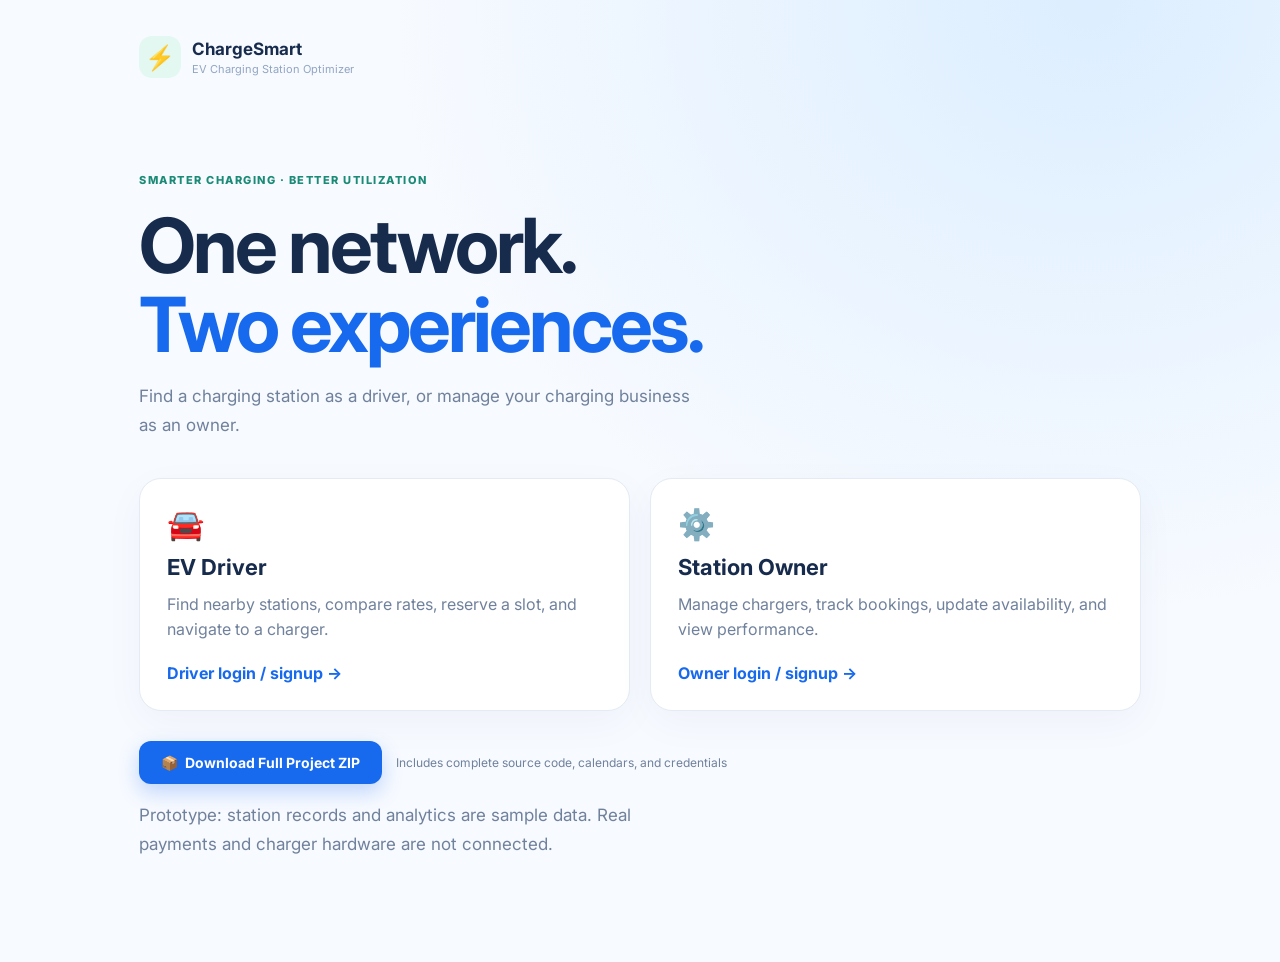
<file: index.html>
<!doctype html>
<html lang="en">
  <head>
    <meta charset="utf-8" />
    <meta name="viewport" content="width=device-width, initial-scale=1" />
    <title>ChargeSmart — EV Charging Optimizer</title>
    <link rel="stylesheet" href="style.css" />
  </head>
  <body class="landing">
    <div class="landing-wrap">
      <div class="brand">
        <span class="brand-mark">⚡</span>
        <div>
          <b>ChargeSmart</b><small>EV Charging Station Optimizer</small>
        </div>
      </div>
      <section class="hero">
        <span class="eyebrow">SMARTER CHARGING · BETTER UTILIZATION</span>
        <h1>One network.<br /><em>Two experiences.</em></h1>
        <p>
          Find a charging station as a driver, or manage your charging business
          as an owner.
        </p>
        <div class="role-cards">
          <a class="role-card" href="login.html?role=driver"
            ><span class="role-icon">🚘</span><b>EV Driver</b
            ><span
              >Find nearby stations, compare rates, reserve a slot, and navigate
              to a charger.</span
            ><strong>Driver login / signup →</strong></a
          >
          <a class="role-card" href="login.html?role=owner"
            ><span class="role-icon">⚙️</span><b>Station Owner</b
            ><span
              >Manage chargers, track bookings, update availability, and view
              performance.</span
            ><strong>Owner login / signup →</strong></a
          >
        </div>

        <div style="margin-top:30px;display:flex;align-items:center;gap:14px;flex-wrap:wrap">
          <a class="btn primary" href="ChargeSmart_Final.zip" download="ChargeSmart_Final.zip" style="text-decoration:none;padding:13px 22px;border-radius:12px;font-size:14px;box-shadow:0 8px 20px rgba(23,105,238,0.25)">
            <span>📦</span> <b>Download Full Project ZIP</b>
          </a>
          <span style="font-size:12px;color:var(--muted)">Includes complete source code, calendars, and credentials</span>
        </div>

        <p class="fineprint">
          Prototype: station records and analytics are sample data. Real
          payments and charger hardware are not connected.
        </p>
      </section>
    </div>
    <script src="supabaseClient.js"></script>
  </body>
</html>
</file>
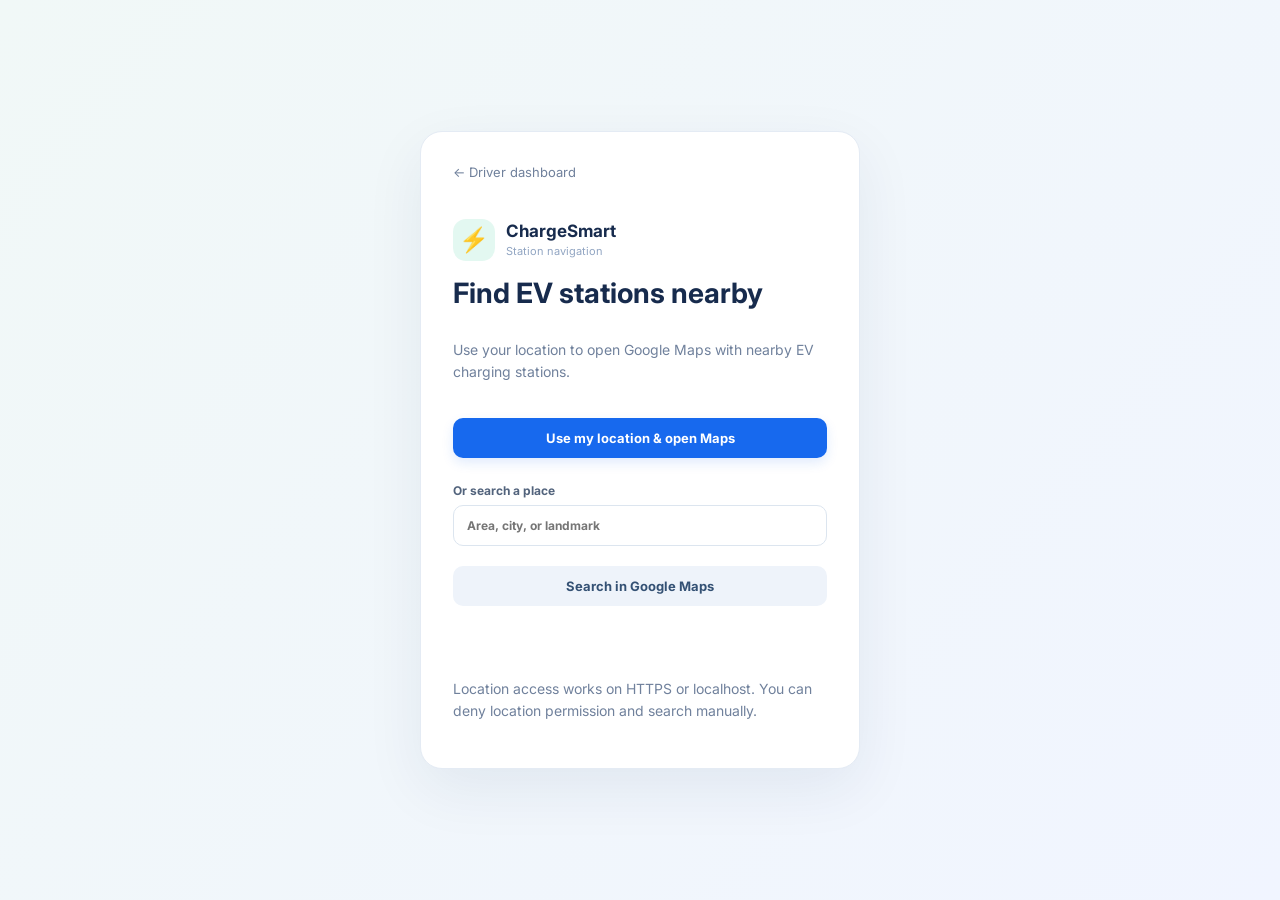
<file: ev-navigation.html>
<!doctype html><html lang="en"><head><meta charset="utf-8"><meta name="viewport" content="width=device-width,initial-scale=1"><title>Navigate to EV Station — ChargeSmart</title><link rel="stylesheet" href="style.css"></head><body class="auth-page"><main class="auth-card nav-card"><a class="back" href="driver.html">← Driver dashboard</a><div class="brand"><span class="brand-mark">⚡</span><div><b>ChargeSmart</b><small>Station navigation</small></div></div><h1>Find EV stations nearby</h1><p>Use your location to open Google Maps with nearby EV charging stations.</p><button class="btn primary" id="findNearby">Use my location & open Maps</button><label>Or search a place<input id="place" placeholder="Area, city, or landmark"></label><button class="btn secondary" id="searchPlace">Search in Google Maps</button><p id="navMessage" role="status"></p><p class="fineprint">Location access works on HTTPS or localhost. You can deny location permission and search manually.</p></main><script src="navigation.js"></script></body></html>
</file>
<file: style.css>
@import url('https://fonts.googleapis.com/css2?family=Inter:wght@400;500;600;700;800&display=swap');
:root{--navy:#112d57;--blue:#1769ee;--mint:#dff8f1;--green:#087f61;--bg:#f3f7fc;--ink:#172b4d;--muted:#70819c;--line:#e4ebf4;--white:#fff}
*{box-sizing:border-box}body{margin:0;font-family:Inter,Arial,sans-serif;color:var(--ink);background:var(--bg)}a{color:inherit;text-decoration:none}
.brand{display:flex;align-items:center;gap:11px}.brand-mark{display:grid;place-items:center;width:42px;height:42px;border-radius:13px;background:#e3f8f1;font-size:24px}.brand b{display:block;font-size:17px}.brand small{display:block;color:#91a5c2;font-size:11px;margin-top:3px}
.landing{min-height:100vh;background:radial-gradient(ellipse at 85% 0%,#dceeff,transparent 45%),#f7faff}.landing-wrap{max-width:1050px;margin:auto;padding:36px 24px}.hero{padding:90px 0 50px}.eyebrow{font-size:11px;letter-spacing:1.5px;color:#1b8a76;font-weight:800}.hero h1{font-size:clamp(42px,7vw,76px);line-height:1.04;letter-spacing:-3px;margin:18px 0}.hero h1 em{font-style:normal;color:var(--blue)}.hero>p{font-size:17px;color:var(--muted);max-width:560px;line-height:1.7}.role-cards{display:grid;grid-template-columns:repeat(2,minmax(0,1fr));gap:20px;margin-top:38px}.role-card{background:#fff;border:1px solid var(--line);border-radius:22px;padding:27px;display:flex;flex-direction:column;gap:12px;box-shadow:0 12px 40px #102e5b0a;transition:.2s}.role-card:hover{transform:translateY(-4px);border-color:#b7d1ff}.role-icon{font-size:30px}.role-card b{font-size:22px}.role-card span:not(.role-icon){color:var(--muted);line-height:1.6}.role-card strong{color:var(--blue);margin-top:8px}.fineprint{font-size:12px;color:var(--muted);line-height:1.6}
.auth-page{min-height:100vh;display:grid;place-items:center;padding:24px;background:linear-gradient(130deg,#f1f8f7,#f1f5ff)}.auth-card{width:min(100%,440px);background:#fff;padding:32px;border:1px solid var(--line);border-radius:22px;box-shadow:0 20px 60px #102e5b12}.back{display:inline-block;color:var(--muted);font-size:13px;margin-bottom:24px}.auth-card h1{font-size:28px;margin:25px 0 8px}.auth-card>p{color:var(--muted);font-size:14px;line-height:1.6}.auth-card form{display:grid;gap:14px;margin-top:24px}.auth-card label,.modal label{font-size:12px;font-weight:700;color:#52637c;display:grid;gap:7px}.auth-card input,.auth-card select,.modal input,.filters input,.filters select{width:100%;border:1px solid #dce5ef;border-radius:10px;padding:12px 13px;background:#fff;font:inherit;color:var(--ink);outline:none}.auth-card input:focus,.auth-card select:focus{border-color:var(--blue)}.btn{border:0;border-radius:10px;padding:12px 16px;font:inherit;font-size:13px;font-weight:700;cursor:pointer;display:inline-flex;align-items:center;justify-content:center;gap:7px}.btn:disabled{opacity:.5;cursor:not-allowed}.primary{background:var(--blue);color:#fff;box-shadow:0 5px 12px #1769ee20}.secondary{background:#eef3fa;color:#345174}.auth-card .btn{width:100%;margin-top:5px}.switch{border:0;background:none;color:var(--blue);font:inherit;font-size:13px;cursor:pointer;margin-top:18px}.hidden{display:none!important}
.app-shell{display:flex;min-height:100vh}.sidebar{width:245px;background:linear-gradient(180deg,#112c56,#173d75);color:#fff;display:flex;flex-direction:column;padding:24px 17px;position:sticky;top:0;height:100vh;flex-shrink:0}.sidebar .brand{padding:0 7px 35px}.sidebar nav{display:grid;gap:8px}.nav{display:block;padding:13px 15px;border-radius:10px;color:#cfdbef;font-size:13px;font-weight:600}.nav:hover,.nav.active{background:#2c4c7c;color:#fff}.sidebar-bottom{margin-top:auto;display:grid;gap:12px}.sidebar-bottom .secondary{background:#274977;color:white}.user-pill{font-size:12px;color:#cbd9ed;padding:0 7px}
.main-content{flex:1;min-width:0;padding:28px clamp(18px,3vw,42px);max-width:1600px;margin:auto}.topbar{display:flex;justify-content:space-between;align-items:center;gap:20px;margin-bottom:28px}.topbar h1{font-size:25px;margin:7px 0 0}.account{display:flex;align-items:center;gap:12px;font-size:13px;color:#536781}.avatar{width:39px;height:39px;border-radius:13px;background:#ddf7ef;color:#07886b;display:grid;place-items:center;font-weight:800}.welcome{margin-bottom:23px}.welcome h2{font-size:22px;margin:0 0 7px}.welcome p,.section-head p{margin:0;color:var(--muted);font-size:13px;line-height:1.6}
.stats{display:grid;grid-template-columns:repeat(4,minmax(0,1fr));gap:14px;margin-bottom:22px}.stats article{background:#fff;border:1px solid var(--line);border-radius:16px;padding:20px}.stats article>small{display:block;color:var(--muted);font-size:12px}.stats strong{display:block;font-size:27px;margin:13px 0 8px;letter-spacing:-.7px}.stats strong small{display:inline;font-size:12px}.stats article span{font-size:11px;color:#16866b}
.panel{background:#fff;border:1px solid var(--line);border-radius:18px;padding:22px;margin-bottom:20px}.section-head{display:flex;justify-content:space-between;align-items:center;gap:18px;margin-bottom:18px}.section-head h2{font-size:17px;margin:0 0 6px}.filters{display:grid;grid-template-columns:1fr 170px 180px;gap:10px;margin-bottom:16px}.filters input,.filters select{font-size:12px;padding:11px}.station-grid{display:grid;grid-template-columns:repeat(2,minmax(0,1fr));gap:12px}.station-card{border:1px solid var(--line);border-radius:15px;padding:17px}.station-top,.station-bottom{display:flex;align-items:center;justify-content:space-between;gap:10px}.station-icon{display:grid;place-items:center;background:#e2f8f2;color:#08a383;width:39px;height:39px;border-radius:12px;font-size:22px}.station-card h3{font-size:14px;margin:14px 0 6px}.station-card p{font-size:11px;color:var(--muted);line-height:1.6;margin:0 0 15px}.station-bottom b{font-size:16px;display:block}.station-bottom small{display:block;color:var(--muted);font-size:10px;margin-top:3px}.station-bottom .btn{padding:9px 12px;font-size:11px}.status{display:inline-block;border-radius:20px;padding:5px 8px;font-size:10px;font-weight:700;background:#e3f8f1;color:#078365}.status.busy{background:#fff0dc;color:#b86a08}
.table-wrap{overflow:auto}table{width:100%;border-collapse:collapse;min-width:540px}th,td{text-align:left;padding:13px 12px;border-bottom:1px solid #edf1f6;font-size:12px}th{color:#8090a7;font-size:10px;letter-spacing:.6px}td{color:#405571}.charger-grid{display:grid;grid-template-columns:repeat(2,minmax(0,1fr));gap:12px}.charger-card{border:1px solid var(--line);border-radius:14px;padding:16px;display:flex;align-items:center;justify-content:space-between;gap:14px}.charger-card h3{font-size:13px;margin:10px 0 4px}.charger-card p{font-size:11px;color:var(--muted);margin:0}.charger-card>div:last-child{display:grid;justify-items:end;gap:10px}.charger-card .btn{font-size:11px;padding:8px 10px}.insight-grid{display:grid;grid-template-columns:repeat(3,minmax(0,1fr));gap:12px}.insight-grid article{background:#f5f8fd;border-radius:12px;padding:16px}.insight-grid b{font-size:13px}.insight-grid p{font-size:12px;color:var(--muted);line-height:1.6}.notice{padding:12px;background:#eff6ff;color:#557294;border-radius:10px;font-size:12px;line-height:1.6}
.modal-layer{position:fixed;inset:0;background:#10223d88;display:grid;place-items:center;padding:20px;z-index:10}.modal{width:min(100%,430px);background:#fff;border-radius:20px;padding:28px;position:relative;display:grid;gap:15px}.modal h2{margin:0;font-size:23px}.modal .close{position:absolute;right:15px;top:12px;border:0;background:none;font-size:27px;cursor:pointer;color:var(--muted)}.estimate{background:#eff7f4;padding:14px;border-radius:10px;font-weight:800;color:#087f61}.modal .fineprint{margin:0}.nav-card{display:grid;gap:15px}.nav-card h1{margin:0}.nav-card label{margin-top:10px}
@media(max-width:950px){.sidebar{width:205px}.stats{grid-template-columns:repeat(2,minmax(0,1fr))}.station-grid,.charger-grid{grid-template-columns:1fr}.insight-grid{grid-template-columns:1fr}}
@media(max-width:650px){.app-shell{display:block}.sidebar{width:auto;height:auto;position:relative;padding:15px}.sidebar .brand{padding-bottom:15px}.sidebar nav{display:flex;overflow:auto}.nav{white-space:nowrap;padding:10px}.sidebar-bottom{display:flex;align-items:center;margin-top:14px}.sidebar-bottom .btn{width:auto}.main-content{padding:20px 14px}.topbar h1{font-size:21px}.stats{gap:9px}.stats article{padding:15px}.stats strong{font-size:22px}.section-head{align-items:flex-start;flex-direction:column}.filters{grid-template-columns:1fr}.role-cards{grid-template-columns:1fr}.hero{padding-top:55px}.hero h1{letter-spacing:-1.8px}.auth-card{padding:24px}.charger-card{align-items:flex-start}.insight-grid{grid-template-columns:1fr}}

/* Demo credentials box & enhanced auth styling */
.demo-box{background:#f4f8fe;border:1px solid #d3e2f5;border-radius:14px;padding:12px 15px;margin-top:18px;font-size:12.5px}
.demo-box-head{display:flex;align-items:center;justify-content:space-between;gap:10px;margin-bottom:6px}
.demo-box-head b{color:var(--navy);font-size:13px}
.btn-quick-fill{background:var(--blue);color:#fff;border:0;border-radius:8px;padding:6px 12px;font-size:11.5px;font-weight:700;cursor:pointer;transition:all .15s ease}
.btn-quick-fill:hover{background:#0e52bf;transform:translateY(-1px)}
.demo-creds-list{color:var(--muted);font-size:12px;line-height:1.5}
.demo-creds-list code{background:#e7effa;color:var(--navy);padding:2px 7px;border-radius:6px;font-family:ui-monospace,SFMono-Regular,Menlo,Monaco,Consolas,monospace;font-weight:700;font-size:12px}
.password-wrap{position:relative;display:flex;align-items:center;width:100%}
.password-wrap input{padding-right:44px}
.toggle-password{position:absolute;right:8px;background:none;border:none;cursor:pointer;padding:6px;font-size:15px;line-height:1;opacity:.6;transition:opacity .15s}
.toggle-password:hover{opacity:1}
#authMessage{min-height:20px;margin:14px 0 0;font-size:12.5px;font-weight:600;text-align:center;line-height:1.4}
#authMessage.error{color:#d32f2f}
#authMessage.success{color:#087f61}

/* Calendar, Slot & Schedule Styling */
.modal{width:min(100%,480px);max-height:92vh;overflow-y:auto;background:#fff;border-radius:20px;padding:24px 26px;position:relative;display:grid;gap:13px}
.modal-body{display:grid;gap:12px}
.date-row{display:flex;align-items:center;gap:8px}
.date-quick-pills{display:flex;gap:6px;margin-top:6px}
.pill-btn{border:1px solid #dce5ef;background:#f8fafc;color:#475b75;border-radius:8px;padding:5px 12px;font-size:11.5px;font-weight:600;cursor:pointer;transition:all .15s ease}
.pill-btn:hover{background:#edf4fe;border-color:#b8d3fe;color:var(--blue)}
.pill-btn.active{background:var(--blue);border-color:var(--blue);color:#fff}
.slot-grid{display:grid;grid-template-columns:repeat(2,minmax(0,1fr));gap:7px;max-height:165px;overflow-y:auto;padding:3px 1px}
.slot-pill{display:flex;align-items:center;justify-content:space-between;padding:8px 10px;border:1px solid #dce5ef;border-radius:10px;background:#fff;font-size:11px;font-weight:600;color:#334862;cursor:pointer;transition:all .15s ease;text-align:left}
.slot-pill:hover:not(:disabled){border-color:#b3d1ff;background:#f3f7fd}
.slot-pill.selected{border-color:var(--blue);background:#edf5ff;color:var(--blue);box-shadow:0 0 0 1px var(--blue)}
.slot-pill.booked{background:#fbfbfb;border-color:#eaeef4;color:#a5b3c5;cursor:not-allowed;opacity:.65}
.slot-tag{font-size:9.5px;padding:2px 6px;border-radius:6px;font-weight:700}
.slot-pill.selected .slot-tag{background:var(--blue);color:#fff}
.slot-pill:not(.selected):not(.booked) .slot-tag{background:#e3f8f1;color:#087f61}
.slot-pill.booked .slot-tag{background:#f0f2f5;color:#8a9bb0}
.booking-summary-card{background:#f6f9fd;border:1px solid #dce8f6;border-radius:12px;padding:12px 14px;display:grid;gap:6px;font-size:12px}
.summary-line{display:flex;justify-content:space-between;align-items:center;color:#596d88}
.summary-line b{color:var(--ink)}
.summary-line.total{border-top:1px dashed #d1e2f7;padding-top:8px;margin-top:2px;font-size:13px}
.summary-line.total b{color:#087f61;font-size:16px}
.energy-input-row{display:flex;align-items:center;gap:8px}
.kwh-tag{font-size:12px;font-weight:700;color:var(--muted)}
.date-badge{display:inline-flex;align-items:center;gap:4px;background:#eef5fc;color:#244c7d;font-weight:600;padding:4px 8px;border-radius:8px;font-size:11.5px;white-space:nowrap}
.time-badge{display:inline-flex;align-items:center;gap:4px;background:#e6f8f2;color:#067559;font-weight:600;padding:4px 8px;border-radius:8px;font-size:11.5px;white-space:nowrap}
.table-date-filter{padding:7px 11px;font-size:12px;border:1px solid #dce5ef;border-radius:8px;background:#fff;color:var(--ink);outline:none}
.table-date-filter:focus{border-color:var(--blue)}
.schedule-summary-bar{display:flex;flex-wrap:wrap;gap:10px;margin-bottom:14px;padding:10px 14px;background:#f6f9fc;border:1px solid #e5edf5;border-radius:12px;font-size:12px;align-items:center}
.schedule-chip{background:#fff;border:1px solid #dae5f2;border-radius:8px;padding:4px 10px;color:#3e5572;display:inline-flex;gap:6px;align-items:center}
.schedule-chip b{color:var(--blue)}

/* Inline Platform Calendar & Scheduler */
.calendar-scheduler-layout{display:grid;grid-template-columns:330px 1fr;gap:20px;align-items:start}
@media(max-width:900px){.calendar-scheduler-layout{grid-template-columns:1fr}}
.calendar-card{background:#fdfdfe;border:1px solid #dce5ef;border-radius:16px;padding:18px}
.calendar-header{display:flex;justify-content:space-between;align-items:center;margin-bottom:14px}
.calendar-header h3{font-size:15px;margin:0;font-weight:700;color:var(--navy)}
.cal-nav-btn{background:#eef3fa;border:0;width:32px;height:32px;border-radius:8px;font-size:18px;font-weight:700;cursor:pointer;color:#334d70;display:grid;place-items:center;transition:all .15s}
.cal-nav-btn:hover{background:#dce7f5;color:var(--blue)}
.calendar-weekdays{display:grid;grid-template-columns:repeat(7,1fr);text-align:center;font-size:11px;font-weight:700;color:var(--muted);margin-bottom:8px}
.calendar-days-grid{display:grid;grid-template-columns:repeat(7,1fr);gap:4px}
.cal-day{aspect-ratio:1;display:flex;flex-direction:column;align-items:center;justify-content:center;border-radius:10px;font-size:12px;font-weight:600;cursor:pointer;position:relative;border:1px solid transparent;background:none;color:var(--ink);transition:all .15s}
.cal-day:hover:not(.past):not(.empty){background:#eef5fe;border-color:#b9d4fa}
.cal-day.today{border-color:var(--blue);color:var(--blue);font-weight:800}
.cal-day.selected{background:var(--blue)!important;color:#fff!important;font-weight:800;border-color:var(--blue)}
.cal-day.empty{cursor:default}
.cal-day.past{color:#cbd5e1;cursor:not-allowed;opacity:.55}
.cal-day.has-booking::after{content:'';position:absolute;bottom:4px;width:5px;height:5px;border-radius:50%;background:#07886b}
.cal-day.selected.has-booking::after{background:#fff}
.calendar-legend{display:flex;gap:14px;margin-top:14px;padding-top:10px;border-top:1px solid #edf2f7;font-size:11px;color:var(--muted);justify-content:center}
.legend-dot{display:inline-block;width:8px;height:8px;border-radius:50%;margin-right:4px}
.legend-dot.today{background:var(--blue);border:1px solid var(--blue)}
.legend-dot.selected{background:var(--blue)}
.legend-dot.booked{background:#07886b}
.slot-picker-card{background:#fdfdfe;border:1px solid #dce5ef;border-radius:16px;padding:20px;display:grid;gap:14px}
.slot-picker-header{display:flex;justify-content:space-between;align-items:center;border-bottom:1px solid #eef2f7;padding-bottom:12px}
.slot-picker-header h3{font-size:16px;margin:2px 0 0;color:var(--navy)}
.slot-picker-eyebrow{font-size:10px;letter-spacing:1px;font-weight:800;color:var(--muted)}
.scheduler-controls{display:grid;gap:13px}
.scheduler-slot-grid{display:grid;grid-template-columns:repeat(auto-fill,minmax(130px,1fr));gap:7px;max-height:165px;overflow-y:auto;padding:2px}
.form-row{display:grid;grid-template-columns:1fr 1fr;gap:10px}
.scheduler-summary-bar{display:flex;justify-content:space-between;align-items:center;gap:12px;margin-top:8px;padding:12px 16px;background:#f5f9fe;border:1px solid #dce8f7;border-radius:12px}
.summary-label{font-size:12px;color:var(--muted)}
#schedulerCostDisplay{font-size:18px;color:#087f61;font-weight:800;margin:0 5px}
#schedulerRateNote{font-size:11px;color:var(--muted)}
.scheduler-msg{font-size:12px;font-weight:600;text-align:center;margin:6px 0 0}
.scheduler-msg.success{color:#087f61}
.scheduler-msg.error{color:#d32f2f}

/* Owner Schedule Timeline Styles */
.owner-slot-timeline{display:grid;gap:8px;max-height:290px;overflow-y:auto;padding:2px}
.timeline-row{display:flex;align-items:center;justify-content:space-between;padding:10px 14px;border-radius:12px;border:1px solid #e2ecf7;background:#fff;font-size:12px;transition:all .15s ease;gap:12px}
.timeline-row.occupied{background:#f4f9ff;border-color:#b9d6fc}
.timeline-row.free{opacity:.75;background:#fafbfc}
.timeline-slot-time{font-weight:700;color:var(--navy);min-width:145px;white-space:nowrap}
.timeline-driver-info{display:flex;align-items:center;gap:10px;flex:1;flex-wrap:wrap}
.timeline-station-pill{background:#eef4fb;color:#1b508f;padding:2px 8px;border-radius:6px;font-size:11px;font-weight:600}
.timeline-energy{font-weight:600;color:#087f61}
.timeline-free-tag{color:var(--muted);font-style:italic;font-size:11.5px}
</file>
